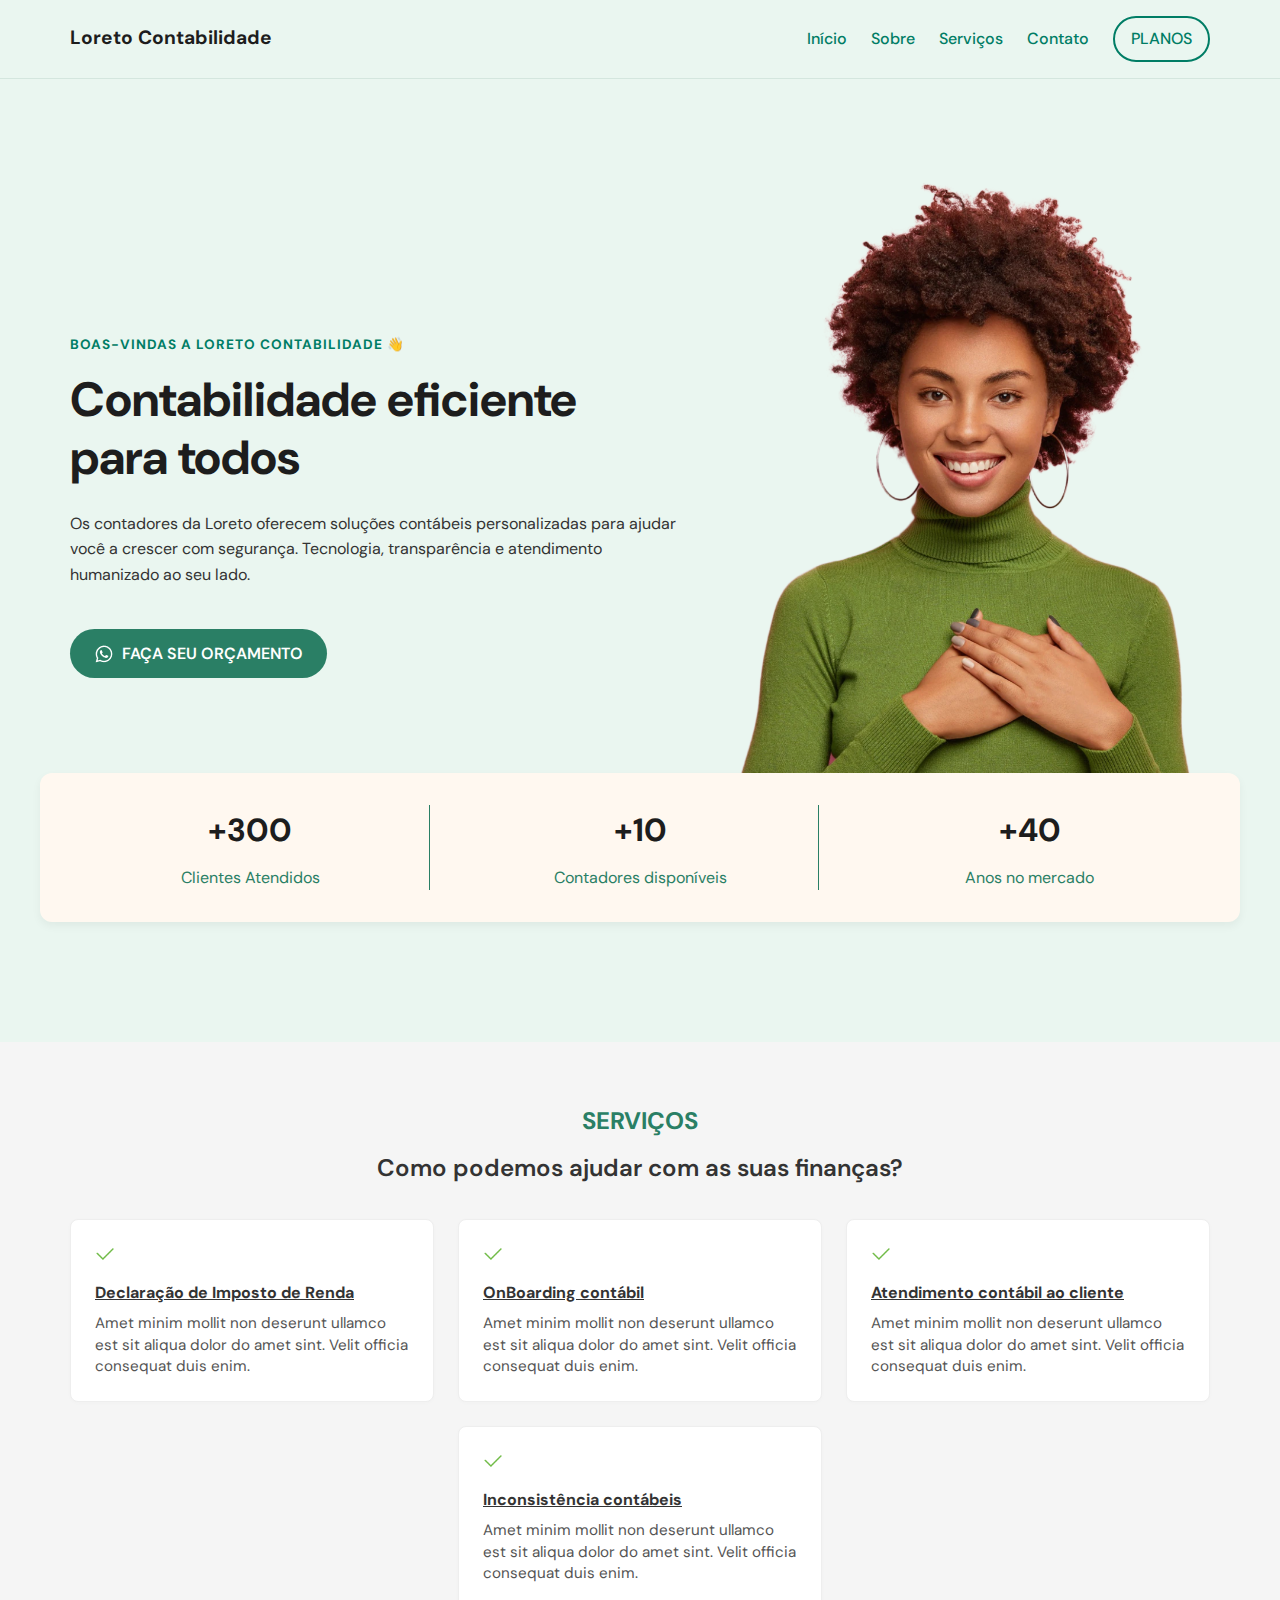
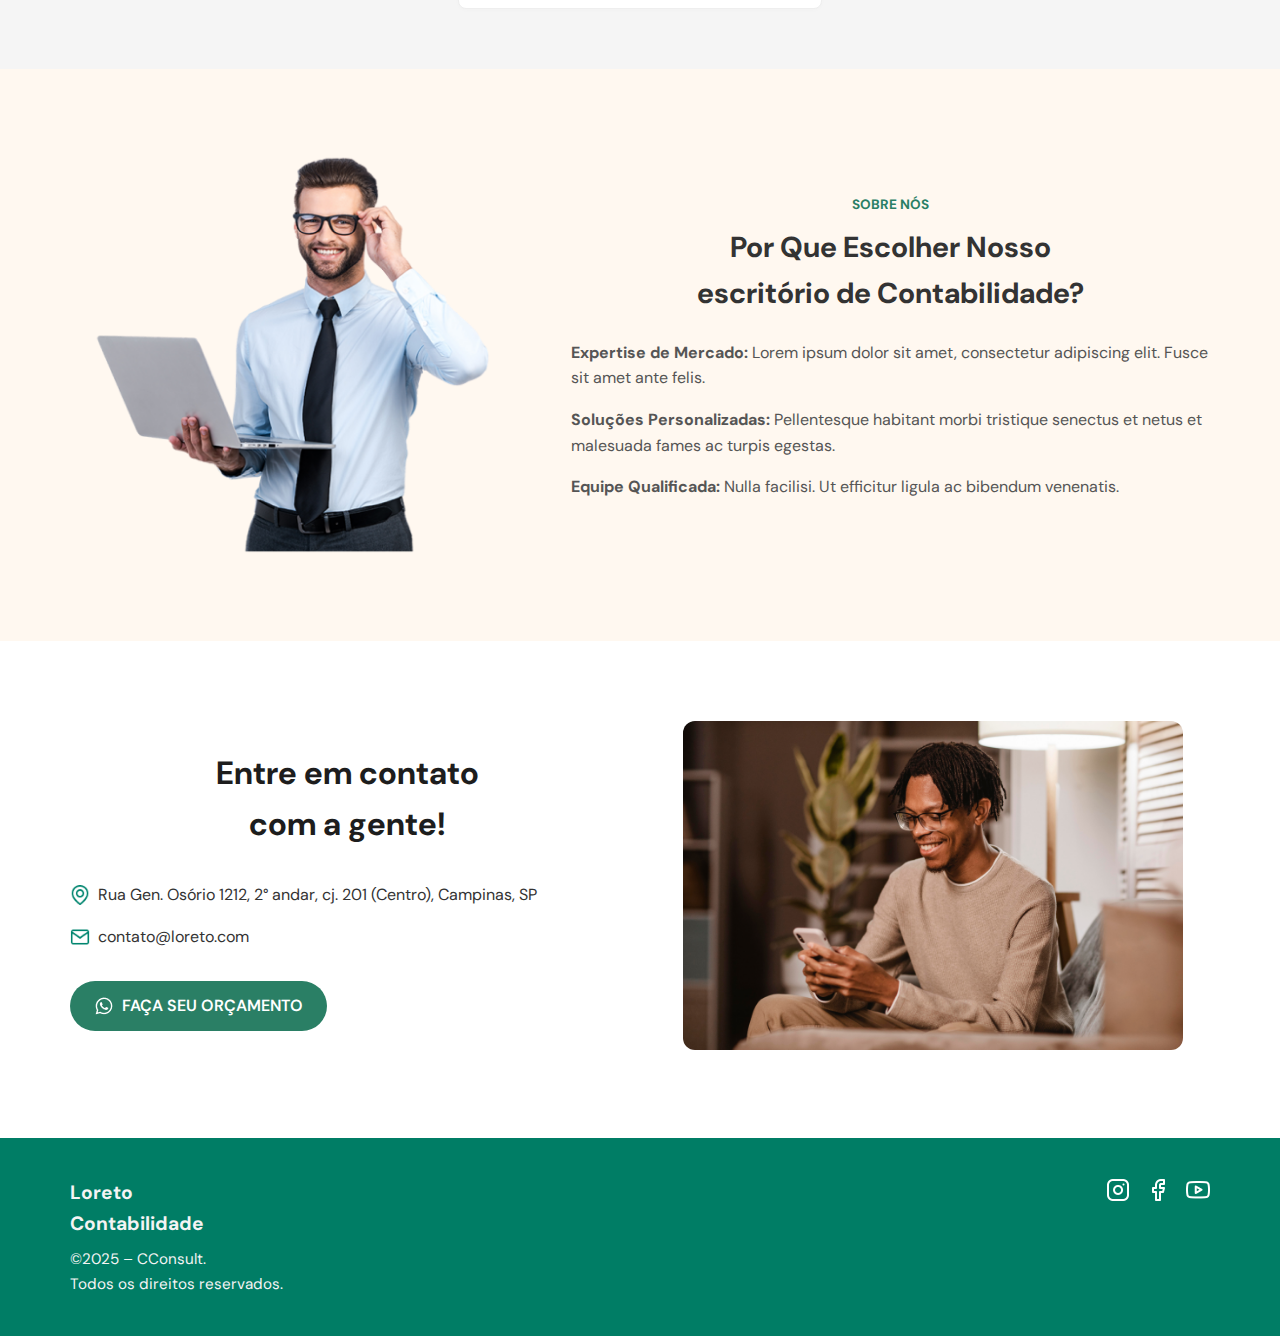
<file: index.html>
<!DOCTYPE html>
<html lang="pt-BR">
<head>
    
  <meta charset="UTF-8">
  <meta name="viewport" content="width=device-width, initial-scale=1.0">
  <title>Loreto Contabilidade</title>
  <link rel="stylesheet" href="style.css">
  <link rel="preconnect" href="https://fonts.googleapis.com">
<link rel="preconnect" href="https://fonts.gstatic.com" crossorigin>
<link href="https://fonts.googleapis.com/css2?family=DM+Sans:ital,opsz,wght@0,9..40,100..1000;1,9..40,100..1000&display=swap" rel="stylesheet">
</head>
<body>
    
  <header class="navbar">
    <div class="container">
      <nav>
        <div class="logo">Loreto Contabilidade</div>

      <button class="hamburger" aria-label="Abrir menu">
        <span></span>
        <span></span>
        <span></span>
      </button>
            
        <div class="menu">
          <a href="#inicio">Início</a>
          <a href="#sobre">Sobre</a>
          <a href="#servicos">Serviços</a>
          <a href="#contato">Contato</a>
          <a href="produtos.html" class="btn-outline">PLANOS</a>
        </div>
      </nav>
    </div>
  </header>

 <section id="inicio" class="hero">
  <div class="container hero-layout">
    <div class="hero-content">
      <p class="hero-subtitle">BOAS-VINDAS A LORETO CONTABILIDADE 👋</p>
      <h1>Contabilidade eficiente para todos</h1>
      <p>Os contadores da Loreto oferecem soluções contábeis personalizadas para ajudar você a crescer com segurança. Tecnologia, transparência e atendimento humanizado ao seu lado.</p>
      <br>
      <a href="#contato" class="btn-whatsapp"> <img src="imagens/icon-wpp.png" alt="WhatsApp" class="icon">FAÇA SEU ORÇAMENTO</a>
      
    </div>
    <div class="mulher1">
      <img src="imagens/mulher1.png" alt="Mulher sorrindo com blusa verde" />
    </div>
  </div>

  <div class="estatisticas-box">
    <div class="estatistica">
      <h3>+300</h3>
      <p>Clientes Atendidos</p>
    </div>
    <div class="estatistica">
      <h3>+10</h3>
      <p>Contadores disponíveis</p>
    </div>
    <div class="estatistica">
      <h3>+40</h3>
      <p>Anos no mercado</p>
    </div>
  </div>
</section>

  <section id="servicos">
  <div class="container">
    <h2 class="titulo-servicos">SERVIÇOS</h2>
    <h3 class="subtitulo-servicos">Como podemos ajudar com as suas finanças?</h3>

    <div class="grid-servicos">
      <div class="servico-card">
        <img src="imagens/check.png" alt="Ícone check" class="icon-check">
        <h4><u>Declaração de Imposto de Renda</u></h4>
        <p>Amet minim mollit non deserunt ullamco est sit aliqua dolor do amet sint. Velit officia consequat duis enim.</p>
      </div>

      <div class="servico-card">
        <img src="imagens/check.png" alt="Ícone check" class="icon-check">
        <h4><u>OnBoarding contábil</u></h4>
        <p>Amet minim mollit non deserunt ullamco est sit aliqua dolor do amet sint. Velit officia consequat duis enim.</p>
      </div>

      <div class="servico-card">
        <img src="imagens/check.png" alt="Ícone check" class="icon-check">
        <h4><u>Atendimento contábil ao cliente</u></h4>
        <p>Amet minim mollit non deserunt ullamco est sit aliqua dolor do amet sint. Velit officia consequat duis enim.</p>
      </div>

    <div class="servico-card invisible"></div>

      <div class="servico-card">
        <img src="imagens/check.png" alt="Ícone check" class="icon-check">
        <h4><u>Inconsistência contábeis</u></h4>
        <p>Amet minim mollit non deserunt ullamco est sit aliqua dolor do amet sint. Velit officia consequat duis enim.</p>
      </div>
    </div>
  </div>
</section>

 <section id="sobre" class="sobre-nos">
  <div class="container sobre-layout">
    <div class="sobre-img">
      <img src="imagens/contador-sobre.png" alt="Contador sorrindo com notebook" />
    </div>

    <div class="sobre-texto">
      <h2 class="tag">SOBRE NÓS</h2>
      <h2>Por Que Escolher Nosso<br>escritório de Contabilidade?</h2>

      <p><strong>Expertise de Mercado:</strong> Lorem ipsum dolor sit amet, consectetur adipiscing elit. Fusce sit amet ante felis.</p>
      <p><strong>Soluções Personalizadas:</strong> Pellentesque habitant morbi tristique senectus et netus et malesuada fames ac turpis egestas.</p>
      <p><strong>Equipe Qualificada:</strong> Nulla facilisi. Ut efficitur ligula ac bibendum venenatis.</p>
    </div>
  </div>
</section>

<section id="contato" class="contato">
  <div class="container contato-layout">
    <div class="contato-info">
      <h2>Entre em contato<br>com a gente!</h2>

      <p class="contato-linha">
        <img src="imagens/icon-mapa.png" alt="Ícone endereço" class="icon">
        Rua Gen. Osório 1212, 2° andar, cj. 201 (Centro), Campinas, SP
      </p>

      <p class="contato-linha">
        <img src="imagens/icon-email.png" alt="Ícone e-mail" class="icon">
        contato@loreto.com
      </p>

      <a href="https://wa.me/5511999999999" class="btn-whatsapp" target="_blank">
        <img src="imagens/icon-wpp.png" alt="WhatsApp" class="icon">
        FAÇA SEU ORÇAMENTO
      </a>
    </div>

    <div class="contato-img">
      <img src="imagens/contato-img.png" alt="Pessoa sorrindo com celular" />
    </div>
  </div>
</section>

<footer class="rodape">
  <div class="container rodape-layout">
    <div class="rodape-info">
      <strong>Loreto<br>Contabilidade</strong>
      <p>©2025 – CConsult.</p>
      <p>Todos os direitos reservados.</p>
    </div>

    <div class="rodape-social">
      <a href= https://www.instagram.com/loretocontabilidade/ target="_blank"><img src="imagens/icon-instagram.png" alt="Instagram"></a>
      <a href="#" target="_blank"><img src="imagens/icon-facebook.png" alt="Facebook"></a>
      <a href="#" target="_blank"><img src="imagens/icon-yt.png" alt="YouTube"></a>
    </div>
  </div>
</footer>
</body>

<script>
  const hamburger = document.querySelector('.hamburger');
  const menu = document.querySelector('.menu');

  hamburger.addEventListener('click', () => {
    menu.classList.toggle('open');
    hamburger.classList.toggle('open');
  });
</script>

</html>
</file>
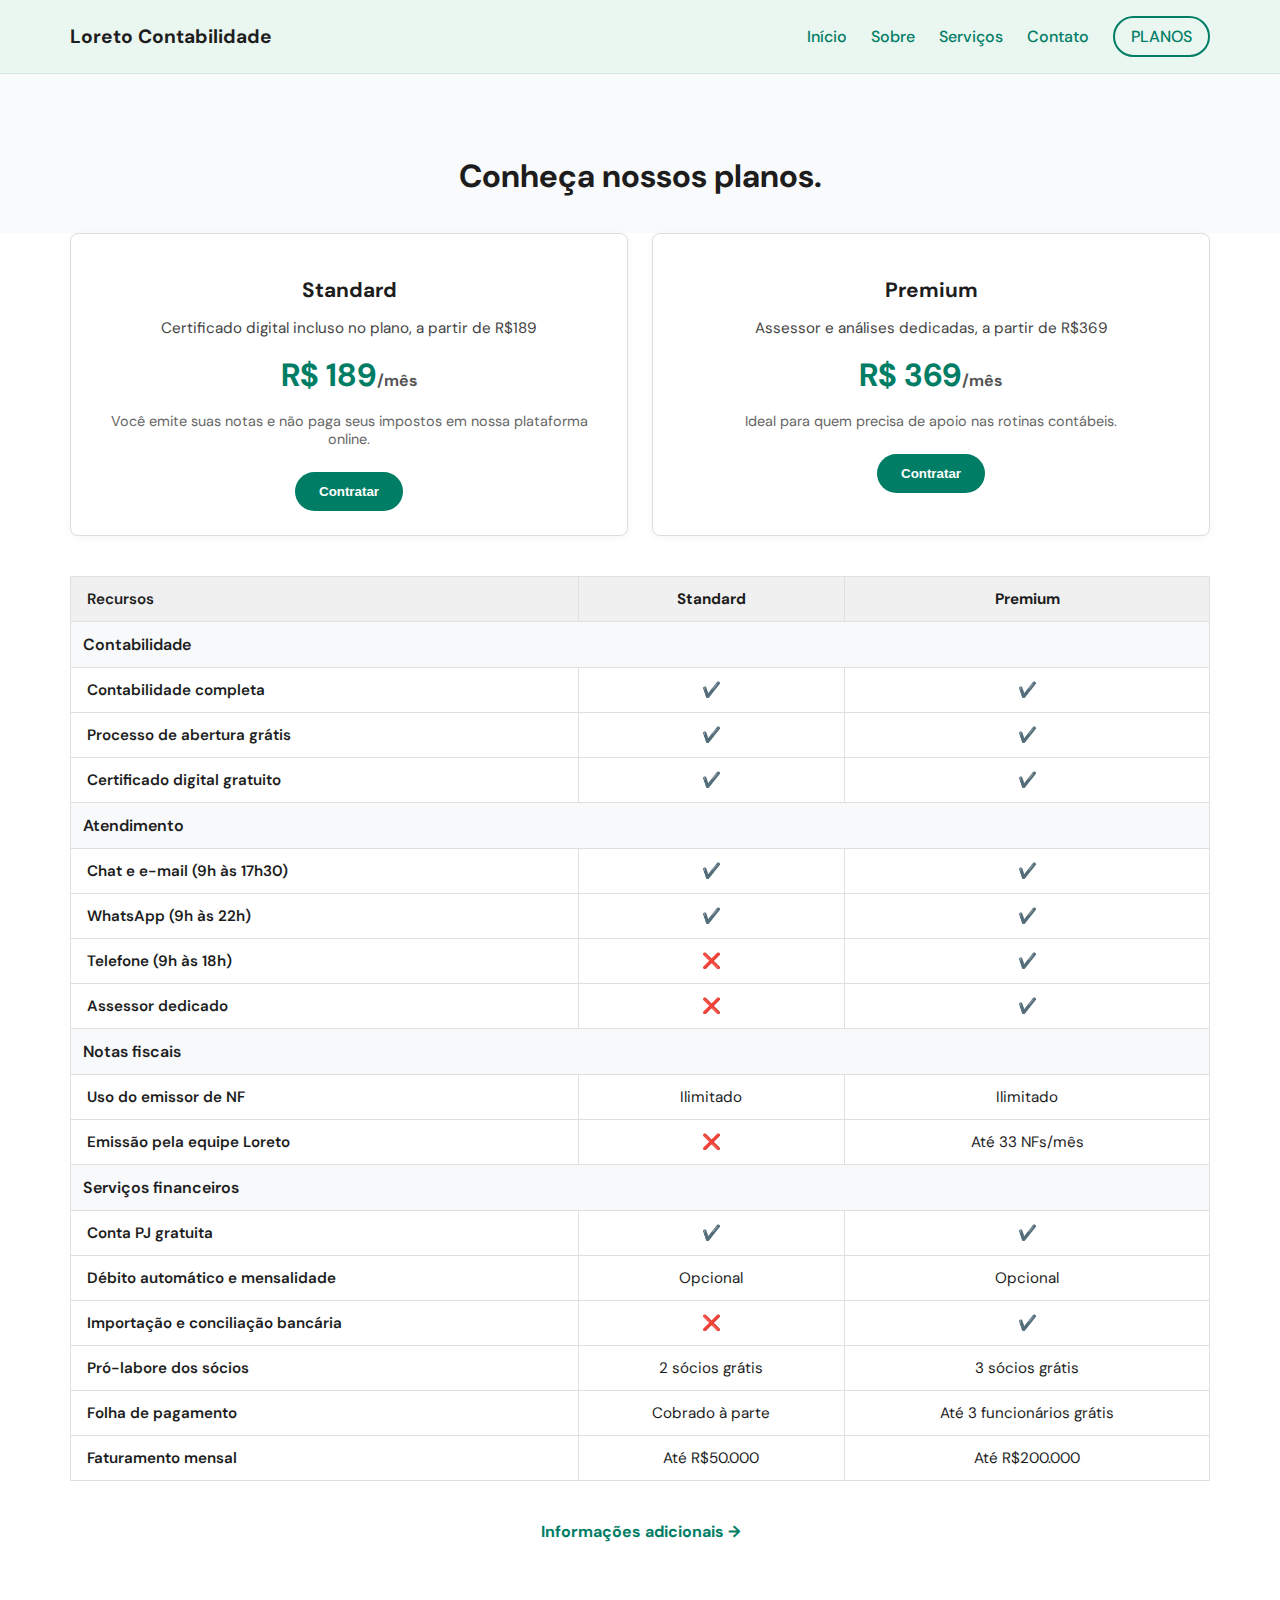
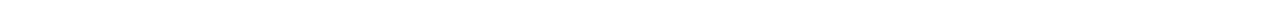
<file: produtos.html>
<!DOCTYPE html>
<html lang="pt-BR">
<head>
  <meta charset="UTF-8" />
  <meta name="viewport" content="width=device-width, initial-scale=1.0" />
  <title>Planos Loreto | Comparativo</title>
  <link rel="stylesheet" href="produtos.css" />
  <link href="https://fonts.googleapis.com/css2?family=DM+Sans:wght@400;700&display=swap" rel="stylesheet">
</head>
<body>
      <!-- Cabeçalho fixo com logo e navegação -->
  <header class="navbar">
    <div class="container">
      <nav>
        <div class="logo">Loreto Contabilidade</div>
         <!-- Botão hambúrguer para mobile -->
      <button class="hamburger" aria-label="Abrir menu">
        <span></span>
        <span></span>
        <span></span>
      </button>

       <!-- Menu de navegação -->
        <div class="menu">
          <a href="index.html#inicio">Início</a>
          <a href="index.html#sobre">Sobre</a>
          <a href="index.html#servicos">Serviços</a>
          <a href="index.html#contato">Contato</a>
          <a href="produtos.html" class="btn-outline">PLANOS</a>
        </div>
      </nav>
    </div>
  </header>

    <div class="comparativo-header">
      <h1>Conheça nossos planos.</h1>
    </div>

  <main class="comparativo-tabela container">
    <div class="planos-topo">
      <div class="plano">
        <h2>Standard</h2>
        <p class="descricao">Certificado digital incluso no plano, a partir de R$189</p>
        <div class="preco">R$ 189<span>/mês</span></div>
        <p class="extra">Você emite suas notas e não paga seus impostos em nossa plataforma online.</p>
        <button>Contratar</button>
      </div>

      <div class="plano">
        <h2>Premium</h2>
        <p class="descricao">Assessor e análises dedicadas, a partir de R$369</p>
        <div class="preco">R$ 369<span>/mês</span></div>
        <p class="extra">Ideal para quem precisa de apoio nas rotinas contábeis.</p>
        <button>Contratar</button>
      </div>
    </div>

   <table class="tabela-comparativa">
    <thead>
      <tr>
        <th>Recursos</th>
        <th>Standard</th>
        <th>Premium</th>
      </tr>
    </thead>
    <tbody>
      <tr><td colspan="3" class="secao">Contabilidade</td></tr>
      <tr><td>Contabilidade completa</td><td>✔️</td><td>✔️</td></tr>
      <tr><td>Processo de abertura grátis</td><td>✔️</td><td>✔️</td></tr>
      <tr><td>Certificado digital gratuito</td><td>✔️</td><td>✔️</td></tr>

      <tr><td colspan="3" class="secao">Atendimento</td></tr>
      <tr><td>Chat e e-mail (9h às 17h30)</td><td>✔️</td><td>✔️</td></tr>
      <tr><td>WhatsApp (9h às 22h)</td><td>✔️</td><td>✔️</td></tr>
      <tr><td>Telefone (9h às 18h)</td><td>❌</td><td>✔️</td></tr>
      <tr><td>Assessor dedicado</td><td>❌</td><td>✔️</td></tr>

      <tr><td colspan="3" class="secao">Notas fiscais</td></tr>
      <tr><td>Uso do emissor de NF</td><td>Ilimitado</td><td>Ilimitado</td></tr>
      <tr><td>Emissão pela equipe Loreto</td><td>❌</td><td>Até 33 NFs/mês</td></tr>

      <tr><td colspan="3" class="secao">Serviços financeiros</td></tr>
      <tr><td>Conta PJ gratuita</td><td>✔️</td><td>✔️</td></tr>
      <tr><td>Débito automático e mensalidade</td><td>Opcional</td><td>Opcional</td></tr>
      <tr><td>Importação e conciliação bancária</td><td>❌</td><td>✔️</td></tr>
      <tr><td>Pró-labore dos sócios</td><td>2 sócios grátis</td><td>3 sócios grátis</td></tr>
      <tr><td>Folha de pagamento</td><td>Cobrado à parte</td><td>Até 3 funcionários grátis</td></tr>
      <tr><td>Faturamento mensal</td><td>Até R$50.000</td><td>Até R$200.000</td></tr>
    </tbody>
  </table>

    <div class="info-final">
      <a href="#">Informações adicionais →</a>
    </div>
  </main>
</body>

 <!-- Script botão hamburguer menu responsivo -->
<script>
  const hamburger = document.querySelector('.hamburger');
  const menu = document.querySelector('.menu');

  hamburger.addEventListener('click', () => {
    menu.classList.toggle('open');
    hamburger.classList.toggle('open');
  });
</script>

</html>
</file>
<file: style.css>
:root {
  --verde: #2a7f65; 
  --cinza-claro: #f5f5f5; 
  --branco: #ffffff; 
  --texto: #333; 
  font-family: 'DM Sans',;
}

* {
  margin: 0;
  padding: 0;
  box-sizing: border-box;
}

body {
  background-color: var(--cinza-claro);
  color: var(--texto);
  line-height: 1.6;
  font-family: "DM Sans", sans-serif;
}

header {
  background: var(--branco);
  position: fixed;
  width: 100%;
  top: 0;
  left: 0;
  border-bottom: 1px solid #ddd;
  z-index: 1000;
}

.container {
  width: 90%;
  max-width: 1140px;
  margin: auto;
}

.navbar {
  background-color: #eaf6f0;
  padding: 1rem 0;
  position: sticky;
  top: 0;
  z-index: 1000;
  border-bottom: 1px solid #d4e6de;
}

nav {
  display: flex;
  justify-content: space-between;
  align-items: center;
}

.logo {
  font-weight: 700;
  font-size: 1.2rem;
  color: #1d1d1d;
}

.hamburger {
  display: none;
  flex-direction: column;
  gap: 5px;
  background: none;
  border: none;
  cursor: pointer;
}

.hamburger span {
  width: 24px;
  height: 3px;
  background-color: #007d65;
  border-radius: 2px;
  transition: all 0.3s ease;
}

.menu.mobile {
  display: none;
  flex-direction: column;
  position: absolute;
  top: 100%;
  right: 0;
  background-color: #eaf6f0;
  padding: 1rem;
  border-radius: 0 0 8px 8px;
  box-shadow: 0 4px 12px rgba(0, 0, 0, 0.05);
  z-index: 999;
}

.menu {
  display: flex;
  align-items: center;
  gap: 1.5rem;
}

.menu a {
  text-decoration: none;
  color: #007d65;
  font-weight: 500;
  font-size: 1rem;
}

.menu a:hover {
  font-weight: 700;
}


.btn-outline {
  padding: 0.5rem 1rem;
  border: 2px solid #007d65;
  border-radius: 999px;
  color: #007d65;
  text-decoration: none;
  font-weight: 700;
  transition: all 0.2s ease-in-out;
}

.btn-outline:hover {
  background-color: #007d65;
  color: #fff;
}

.menu.open {
  display: flex;
}

@media (max-width: 768px) {
  .menu {
    display: none;
  }

  .hamburger {
    display: flex;
  }

  .menu.open {
    display: flex;
  }
}

.hero {
  background-color: #eaf6f0; 
  padding: 100px 0 60px;
}

.hero-layout {
   display: flex;
  justify-content: space-between;
  align-items: center;
  gap: 2rem;
  flex-wrap: wrap;
}

.hero-content {
  flex: 1 1 50%;
  min-width: 280px;
}

.hero-subtitle {
 text-transform: uppercase;
  color: #007d65; 
  font-weight: 700;
  font-size: 0.85rem;
  letter-spacing: 1px;
  margin-bottom: 1rem;
}

.hero h1 {
  font-size: 3rem;
  font-weight: 700;
  color: #1d1d1d;
  margin-bottom: 1.5rem;
  line-height: 1.2;
}

.hero-texto {
  font-size: 1.125rem;
  color: #444;
  margin-bottom: 2rem;
  line-height: 1.6;
}

.mulher1 {
  flex: 1 1 40%;
  text-align: center;
}

.mulher1 img {
  max-width: 100%;
  height: auto;
  object-fit: contain;
}

@media (max-width: 768px) {
  .hero-layout {
    flex-direction: column;
    text-align: center;
  }

  .hero-content,
  .mulher1 {
    flex: 1 1 100%;
  }
}

.estatisticas-box {
  position: relative;
  top: -60px;   z-index: 10;
  margin: 0 auto;
  background-color: #fff8f0;
  display: flex;
  justify-content: space-between;
  align-items: center;
  max-width: 1200px;
  padding: 2rem;
  border-radius: 12px;
  box-shadow: 0 4px 10px rgba(0,0,0,0.05);
  gap: 2rem;
}

.estatistica {
  flex: 1;
  text-align: center;
  padding: 0 1rem;
  border-right: 1px solid var(--verde);
}

.estatistica:last-child {
  border-right: none;
}

.estatistica h3 {
  font-size: 2rem;
  font-weight: bold;
  color: #1d1d1d;
}

.estatistica p {
  margin-top: 0.5rem;
  color: var(--verde);
}

@media (max-width: 768px) {
  .estatisticas-box {
    flex-direction: column;
    gap: 1.5rem;
  }

  .estatistica {
    border-right: none !important;
    border-bottom: 1px solid var(--verde);
    padding-bottom: 1rem;
  }

  .estatistica:last-child {
    border-bottom: none;
  }
}

.btn {
  background: var(--verde);
  color: var(--branco);
  padding: 0.75rem 1.5rem;
  border: none;
  border-radius: 4px;
  text-decoration: none;
  font-weight: bold;
}

section {
  padding: 60px 0;
}

h2 {
  text-align: center;
  margin-bottom: 2rem;
  color: var(--verde);
}

.titulo-servicos {
  color: var(--verde);
  text-align: center;
  margin-bottom: 0.5rem;
}

.subtitulo-servicos {
  text-align: center;
  font-size: 1.5rem;
  font-weight: 600;
  margin-bottom: 2rem;
}

.grid-servicos {
  display: grid;
  grid-template-columns: repeat(auto-fit, minmax(280px, 1fr));
  gap: 1.5rem;
  justify-content: center;
}

.servico-card {
  background-color: #ffffff;
  border: 1px solid #eee;
  border-radius: 8px;
  padding: 1.5rem;
  box-shadow: 0 1px 4px rgba(0, 0, 0, 0.02);
  transition: box-shadow 0.2s ease;
}

.servico-card:hover {
  box-shadow: 0 2px 8px rgba(0, 0, 0, 0.04);
}

.icon-check {
  width: 20px;
  height: 20px;
  margin-bottom: 0.5rem;
}

.servico-card h4 {
  font-weight: 700;
  margin-bottom: 0.5rem;
  color: var(--texto);
}

.servico-card p {
  color: #555;
  font-size: 0.95rem;
  line-height: 1.4;
}

.invisible {
  visibility: hidden;
}

.sobre-nos {
  background-color: #fff8f0; 
  padding: 80px 0;
}

.sobre-layout {
  display: flex;
  align-items: center;
  justify-content: space-between;
  gap: 2rem;
  flex-wrap: wrap;
}

.sobre-img {
  flex: 1 1 40%;
  text-align: center;
}

.sobre-img img {
  max-width: 100%;
  height: auto;
}

.sobre-texto {
  flex: 1 1 55%;
}

.sobre-texto .tag {
  color: var(--verde);
  font-weight: bold;
  text-transform: uppercase;
  font-size: 0.85rem;
  margin-bottom: 0.5rem;
}

.sobre-texto h2 {
  font-size: 1.8rem;
  margin-bottom: 1.5rem;
  color: var(--texto);
}

.sobre-texto p {
  margin-bottom: 1rem;
  font-size: 1rem;
  color: #555;
  line-height: 1.6;
}

.contato {
  padding: 80px 0;
  background-color: #ffffff;
}

.contato-layout {
  display: flex;
  align-items: center;
  justify-content: space-between;
  flex-wrap: wrap;
  gap: 2rem;
}

.contato-info {
  flex: 1 1 45%;
}

.contato-info h2 {
  font-size: 2rem;
  margin-bottom: 2rem;
  color: #1d1d1d;
}

.contato-linha {
  display: flex;
  align-items: center;
  gap: 0.5rem;
  color: #333;
  margin-bottom: 1rem;
  font-size: 1rem;
}

.icon {
  width: 20px;
  height: 20px;
}

.btn-whatsapp {
  display: inline-flex;
  align-items: center;
  gap: 0.5rem;
  background-color: var(--verde);
  color: #fff;
  text-decoration: none;
  font-weight: 600;
  padding: 0.75rem 1.5rem;
  border-radius: 999px;
  margin-top: 1rem;
  transition: background-color 0.2s ease;
}

.btn-whatsapp:hover {
  background-color: #207254;
}

.contato-img {
  flex: 1 1 45%;
  text-align: center;
}

.contato-img img {
  width: 100%;
  max-width: 500px;
  border-radius: 12px;
  object-fit: cover;
}

.rodape {
  background-color: #007d65;
  color: #f4f4f4;
  padding: 40px 0;
  font-size: 0.95rem;
}

.rodape-layout {
  display: flex;
  justify-content: space-between;
  align-items: flex-start;
  flex-wrap: wrap;
  gap: 2rem;
}

.rodape-info {
  flex: 1;
}

.rodape-info strong {
  font-size: 1.2rem;
  display: block;
  margin-bottom: 0.5rem;
}

.rodape-social {
  display: flex;
  align-items: center;
  gap: 1rem;
}

.rodape-social img {
  width: 24px;
  height: 24px;
  filter: brightness(0) invert(1);
  transition: transform 0.2s ease;
}

.rodape-social a:hover img {
  transform: scale(1.1);
}

@media (max-width: 768px) {
  .rodape-layout {
    flex-direction: column;
    align-items: center;
    text-align: center;
  }
}
@media (max-width: 768px) {
  .menu {
    flex-direction: column; 
    gap: 0.75rem;
  }
}
</file>
<file: produtos.css>
body {
  font-family: 'DM Sans', sans-serif;
  background-color: #ffffff;
  color: #1d1d1d;
  margin: 0;
  padding: 0;
}

.container {
  width: 90%;
  max-width: 1140px;
  margin: 0 auto;
}

header {
  background: var(--branco);
  position: fixed;
  width: 100%;
  top: 0;
  left: 0;
  border-bottom: 1px solid #ddd;
  z-index: 1000;
}

.container {
  width: 90%;
  max-width: 1140px;
  margin: auto;
}

.modal {
  display: none;
  position: fixed;
  z-index: 999;
  left: 0; top: 0;
  width: 100%; height: 100%;
  background-color: rgba(0, 0, 0, 0.5);
  justify-content: center;
  align-items: center;
}

.modal-content {
  background: #fff;
  padding: 2rem;
  border-radius: 8px;
  width: 90%;
  max-width: 400px;
  position: relative;
}

.modal-content h2 {
  margin-top: 0;
  font-size: 1.5rem;
}

.modal-content label {
  display: block;
  margin-top: 1rem;
}

.modal-content input,
.modal-content select {
  width: 100%;
  padding: 0.5rem;
  margin-top: 0.5rem;
}

.modal-content button {
  margin-top: 1.5rem;
  width: 100%;
  padding: 0.75rem;
  background: #0066cc;
  color: white;
  border: none;
  border-radius: 4px;
  cursor: pointer;
}

.close-button {
  position: absolute;
  top: 10px; right: 15px;
  font-size: 1.5rem;
  cursor: pointer;
}


.navbar {
  background-color: #eaf6f0;
  padding: 1rem 0;
  position: sticky;
  top: 0;
  z-index: 1000;
  border-bottom: 1px solid #d4e6de;
}

/* Estrutura interna do header */
nav {
  display: flex;
  justify-content: space-between;
  align-items: center;
}

.logo {
  font-weight: 700;
  font-size: 1.2rem;
  color: #1d1d1d;
}

.hamburger {
  display: none;
  flex-direction: column;
  gap: 5px;
  background: none;
  border: none;
  cursor: pointer;
}

.hamburger span {
  width: 24px;
  height: 3px;
  background-color: #007d65;
  border-radius: 2px;
  transition: all 0.3s ease;
}

.menu.mobile {
  display: none;
  flex-direction: column;
  position: absolute;
  top: 100%;
  right: 0;
  background-color: #eaf6f0;
  padding: 1rem;
  border-radius: 0 0 8px 8px;
  box-shadow: 0 4px 12px rgba(0, 0, 0, 0.05);
  z-index: 999;
}

.menu {
  display: flex;
  align-items: center;
  gap: 1.5rem;
}

.menu a {
  text-decoration: none;
  color: #007d65;
  font-weight: 500;
  font-size: 1rem;
}

.menu a:hover {
  font-weight: 700;
}


.btn-outline {
  padding: 0.5rem 1rem;
  border: 2px solid #007d65;
  border-radius: 999px;
  color: #007d65;
  text-decoration: none;
  font-weight: 700;
  transition: all 0.2s ease-in-out;
}

.btn-outline:hover {
  background-color: #007d65;
  color: #fff;
}

.menu.open {
  display: flex;
}

@media (max-width: 768px) {
  .menu {
    display: none;
  }

  .hamburger {
    display: flex;
  }

  .menu.open {
    display: flex;
  }
}

/* Header da página */
.comparativo-header {
  padding: 60px 0 20px;
  text-align: center;
  background-color: #f9fafb;
}

.comparativo-header h1 {
  font-size: 2rem;
  margin-bottom: 1rem;
}

.tabs span {
  margin: 0 1rem;
  font-weight: bold;
  color: #007d65;
  cursor: pointer;
}

.tabs .ativo {
  text-decoration: underline;
}

/* Planos em destaque */
.planos-topo {
  display: flex;
  flex-wrap: wrap;
  justify-content: center;
  gap: 1.5rem;
  margin-bottom: 40px;
}

.plano {
  flex: 1 1 280px;
  border: 1px solid #ddd;
  padding: 1.5rem;
  border-radius: 8px;
  background-color: #fff;
  text-align: center;
  box-shadow: 0 2px 8px rgba(0,0,0,0.04);
  transition: transform 0.2s;
}

.plano.destaque {
  border: 2px solid #007d65;
  background-color: #f0faf6;
}

.plano:hover {
  transform: translateY(-4px);
}

.plano h2 {
  font-size: 1.3rem;
  margin-bottom: 0.5rem;
}

.plano .descricao {
  font-size: 0.95rem;
  color: #444;
  margin-bottom: 1rem;
}

.plano .preco {
  font-size: 2rem;
  font-weight: bold;
  color: #007d65;
  margin: 1rem 0;
}

.plano .preco span {
  font-size: 1rem;
  color: #555;
}

.plano .extra {
  font-size: 0.9rem;
  color: #666;
  margin-bottom: 1.5rem;
}

.plano button {
  background-color: #007d65;
  color: white;
  padding: 0.75rem 1.5rem;
  border: none;
  border-radius: 999px;
  font-weight: bold;
  cursor: pointer;
  transition: background-color 0.2s;
}

.plano button:hover {
  background-color: #04664e;
}

/* Tabela comparativa */
.tabela-comparativa {
  width: 100%;
  border-collapse: collapse;
  margin-bottom: 40px;
  font-size: 0.95rem;
}

.tabela-comparativa thead {
  background-color: #f0f0f0;
}

.tabela-comparativa th,
.tabela-comparativa td {
  border: 1px solid #e0e0e0;
  padding: 0.75rem 1rem;
  text-align: center;
}

.tabela-comparativa td:first-child,
.tabela-comparativa th:first-child {
  text-align: left;
  font-weight: 600;
}

.tabela-comparativa .secao {
  background-color: #f7f9fb;
  font-weight: bold;
  text-align: left;
  padding: 0.75rem;
  font-size: 1rem;
}

/* Link inferior */
.info-final {
  text-align: center;
  margin-bottom: 60px;
}

.info-final a {
  text-decoration: none;
  font-weight: bold;
  color: #007d65;
  font-size: 1rem;
}

/* Responsivo */
@media (max-width: 768px) {
  .tabela-comparativa {
    font-size: 0.85rem;
  }

  .planos-topo {
    flex-direction: column;
    align-items: center;
  }

  .plano {
    max-width: 100%;
  }
}
</file>
